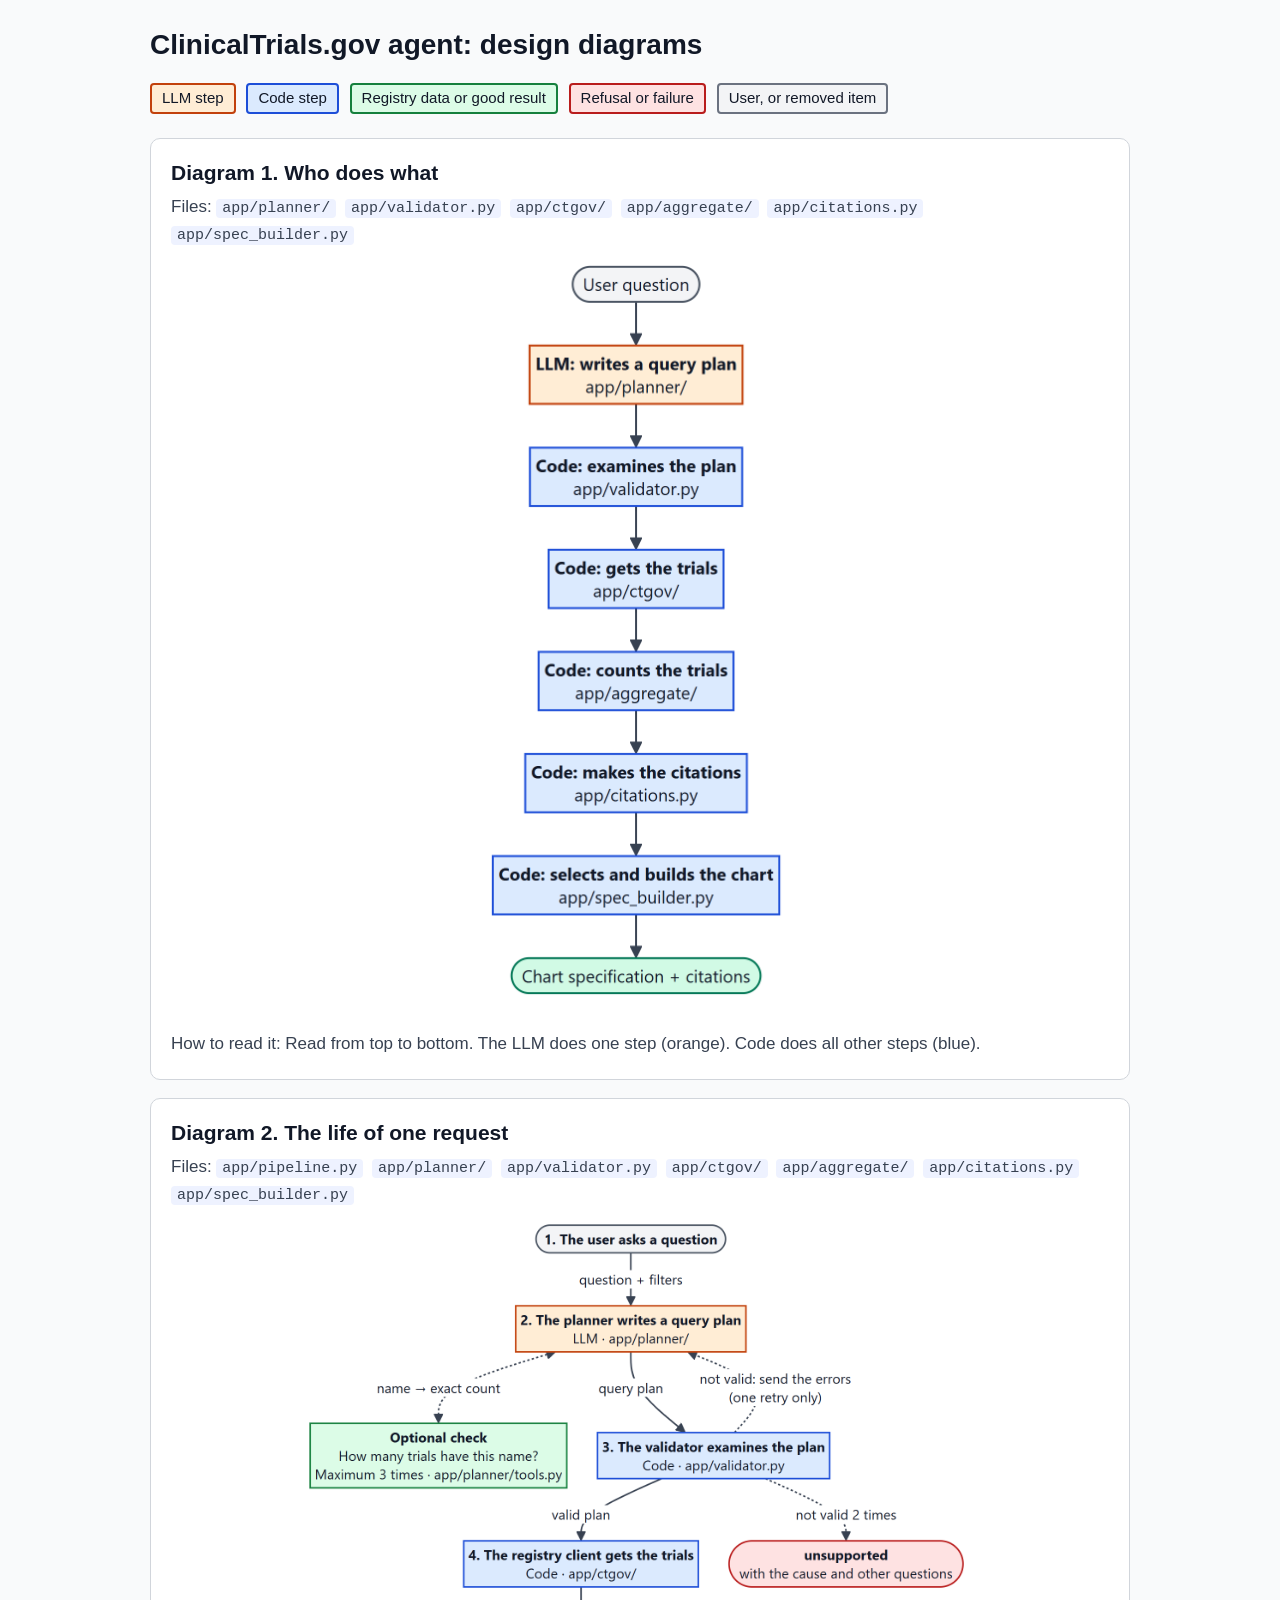
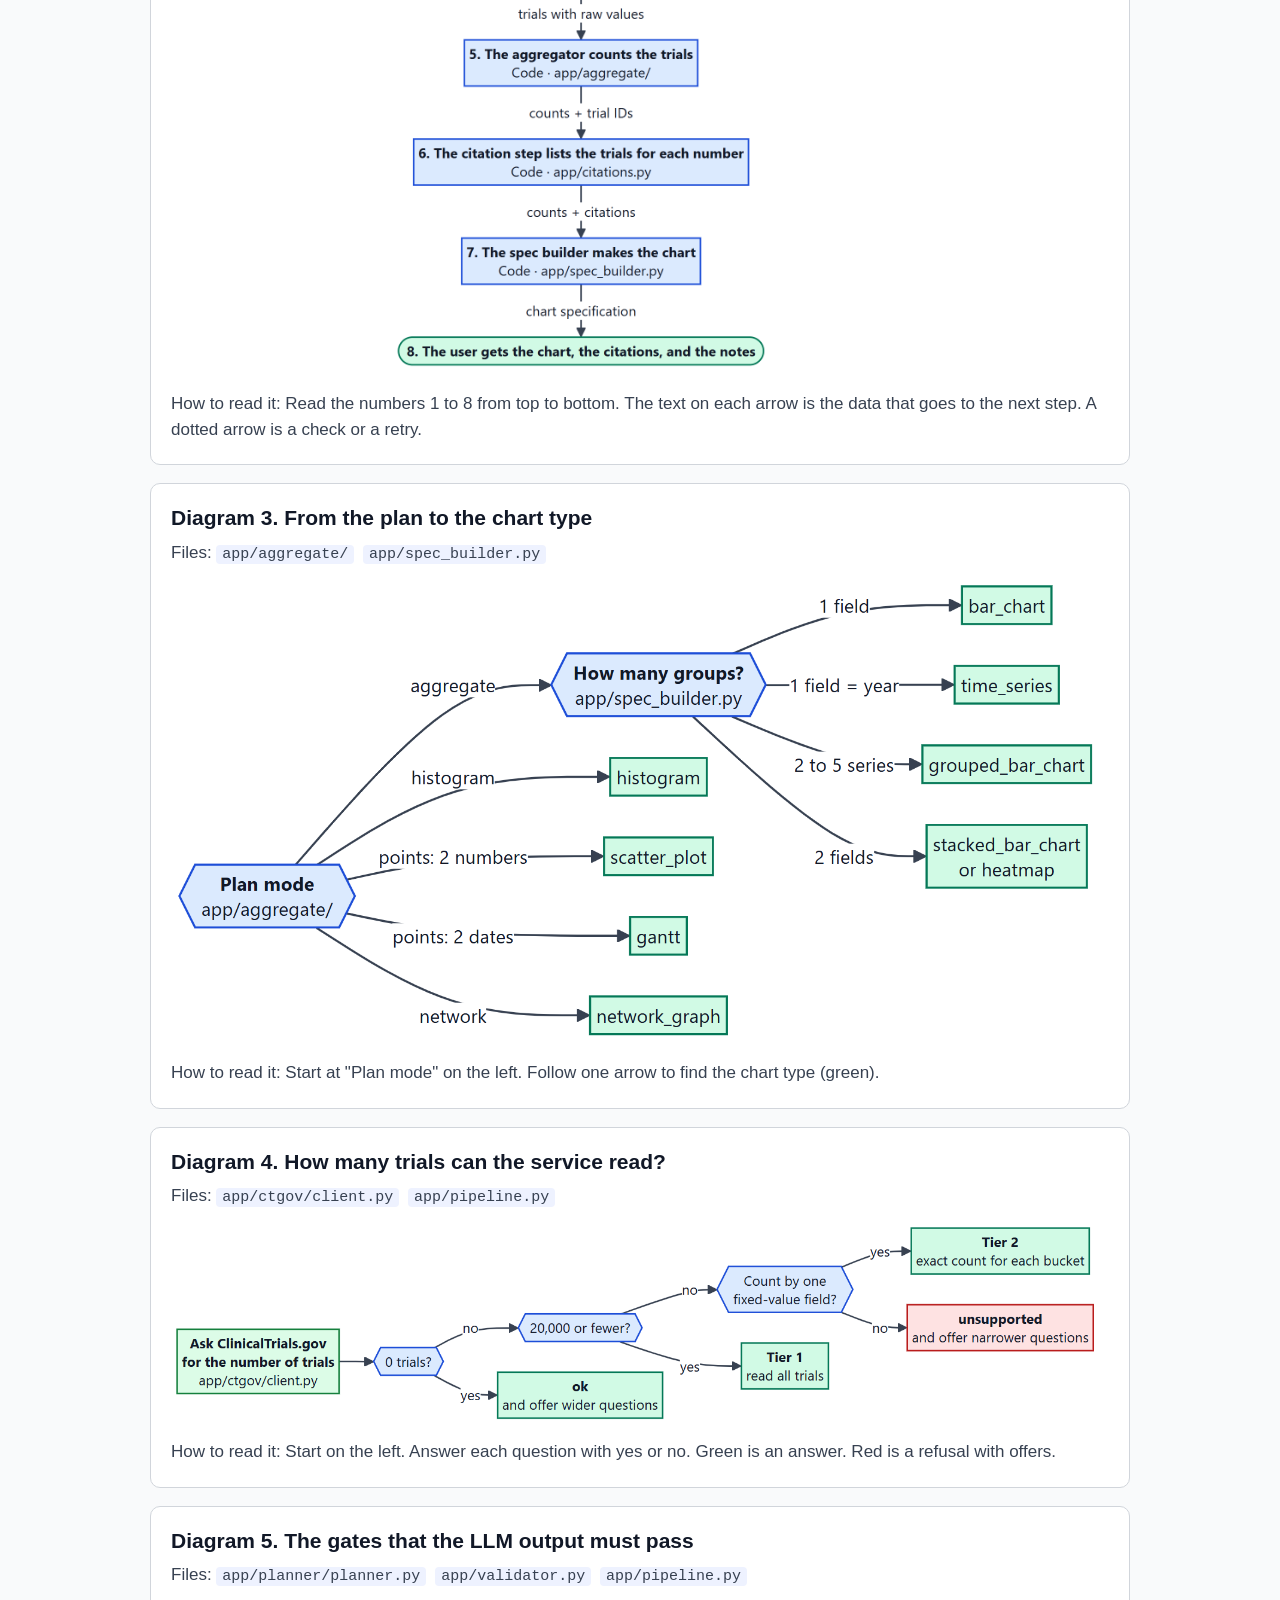
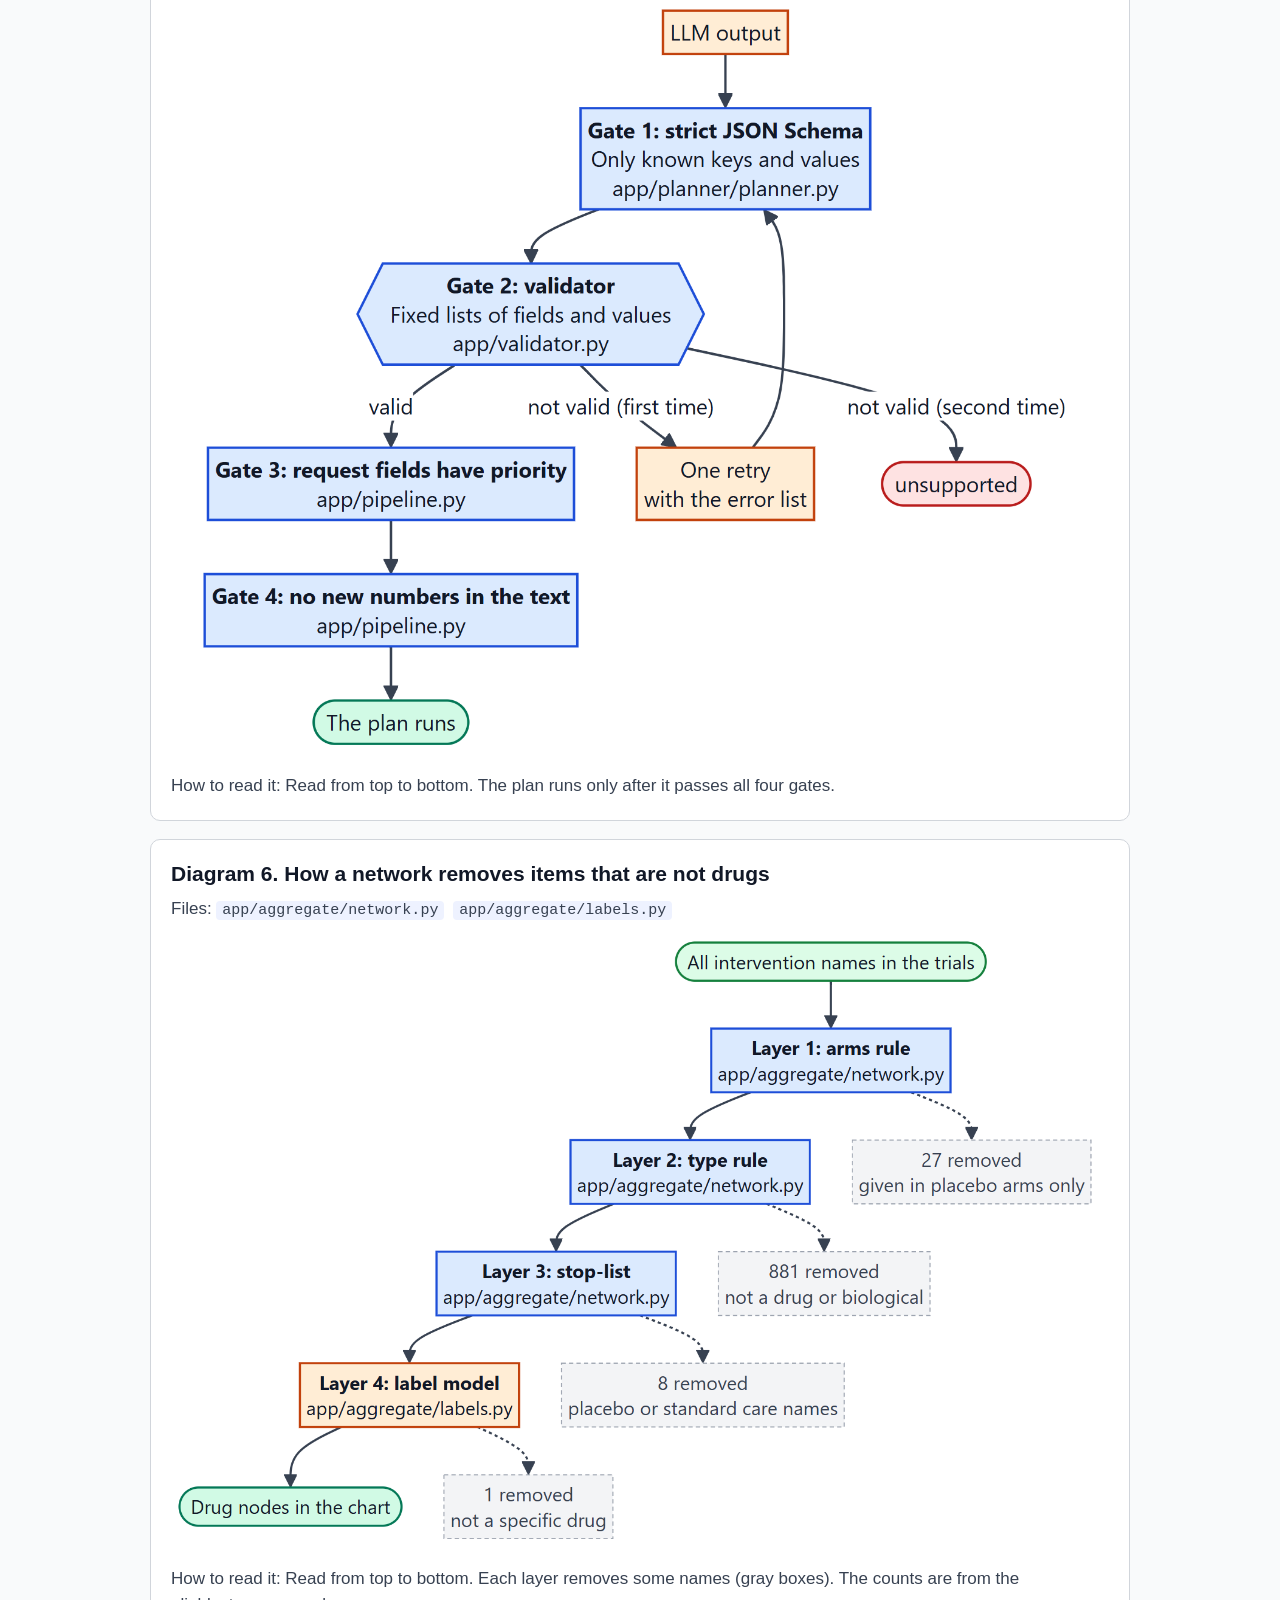
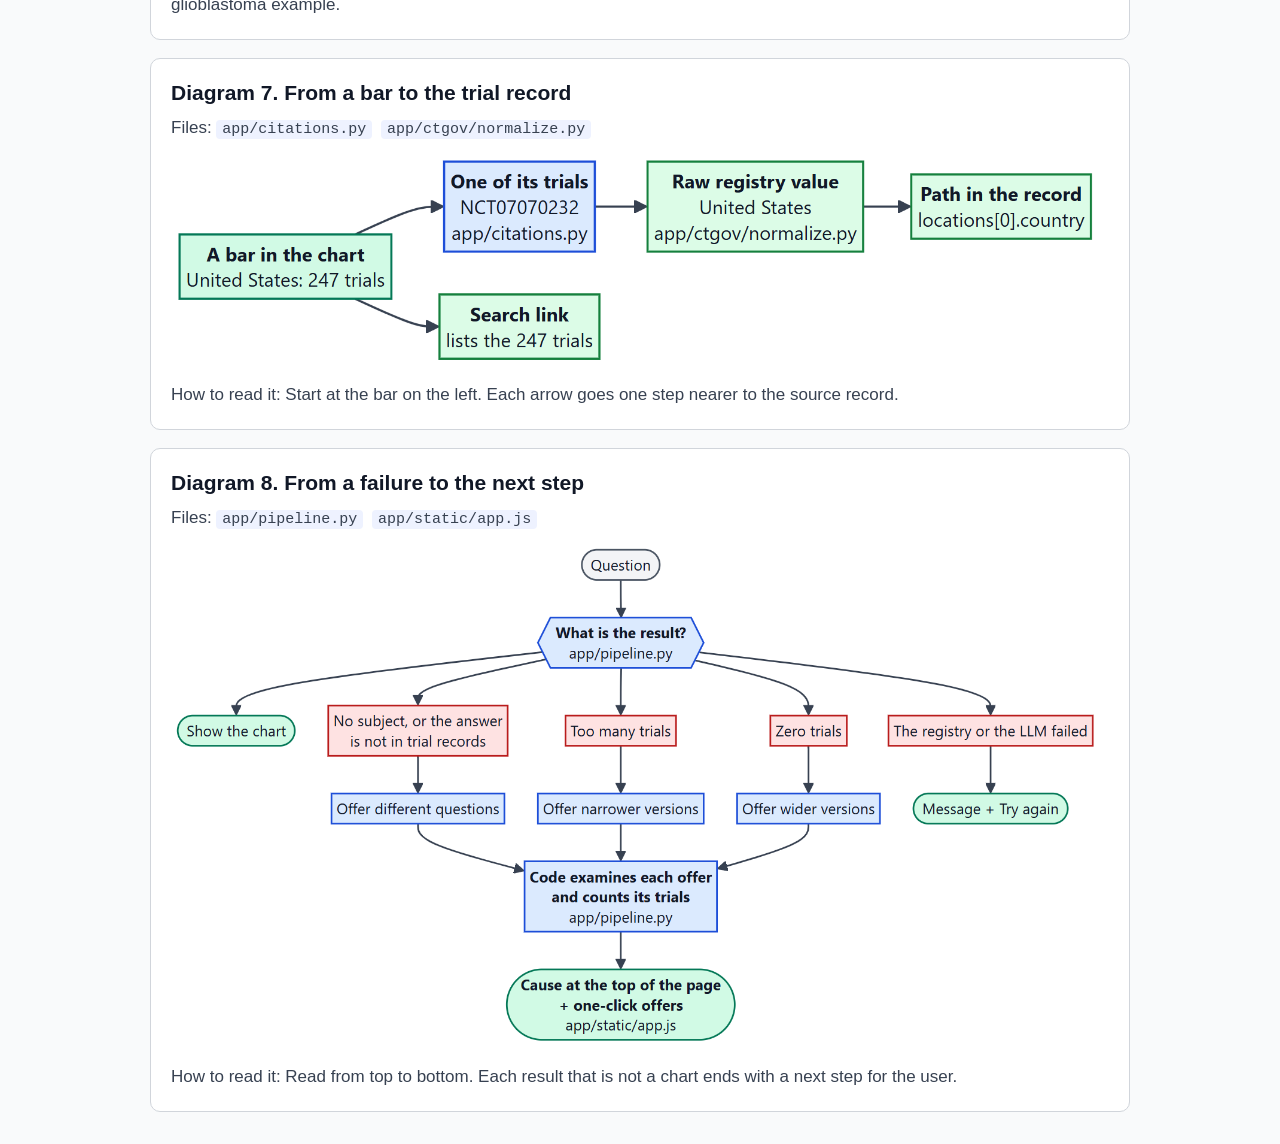
<file: docs/diagrams/index.html>
<!doctype html>
<html lang="en">
<meta charset="utf-8">
<meta name="viewport" content="width=device-width, initial-scale=1">
<title>Design diagrams</title>
<style>
  body { font: 17px/1.5 "Segoe UI", Arial, sans-serif; color: #111827; background: #f9fafb; margin: 0; padding: 24px 16px; }
  main { max-width: 980px; margin: 0 auto; }
  h1 { font-size: 28px; margin: 0 0 6px; }
  section { background: #fff; border: 1px solid #d1d5db; border-radius: 10px; padding: 18px 20px; margin: 18px 0; }
  h2 { font-size: 21px; margin: 0 0 6px; }
  img { max-width: 100%; max-height: 760px; height: auto; display: block; margin: 12px auto; }
  code { background: #eef2ff; border-radius: 4px; padding: 1px 6px; margin-right: 4px; font-size: 15px; }
  .files, .how { margin: 4px 0; color: #374151; }
  .legend span { display: inline-block; padding: 2px 10px; border-radius: 4px; margin: 0 6px 6px 0; border: 2px solid; font-size: 15px; }
</style>
<main>
<h1>ClinicalTrials.gov agent: design diagrams</h1>
<p class="legend">
  <span style="background:#ffedd5;border-color:#c2410c">LLM step</span>
  <span style="background:#dbeafe;border-color:#1d4ed8">Code step</span>
  <span style="background:#dcfce7;border-color:#15803d">Registry data or good result</span>
  <span style="background:#fee2e2;border-color:#b91c1c">Refusal or failure</span>
  <span style="background:#f3f4f6;border-color:#6b7280">User, or removed item</span>
</p>
<section><h2>Diagram 1. Who does what</h2><p class="files">Files: <code>app/planner/</code> <code>app/validator.py</code> <code>app/ctgov/</code> <code>app/aggregate/</code> <code>app/citations.py</code> <code>app/spec_builder.py</code></p><img src="01_who_does_what.png" alt="Diagram 1. Who does what"><p class="how">How to read it: Read from top to bottom. The LLM does one step (orange). Code does all other steps (blue).</p></section>
<section><h2>Diagram 2. The life of one request</h2><p class="files">Files: <code>app/pipeline.py</code> <code>app/planner/</code> <code>app/validator.py</code> <code>app/ctgov/</code> <code>app/aggregate/</code> <code>app/citations.py</code> <code>app/spec_builder.py</code></p><img src="02_one_request.png" alt="Diagram 2. The life of one request"><p class="how">How to read it: Read the numbers 1 to 8 from top to bottom. The text on each arrow is the data that goes to the next step. A dotted arrow is a check or a retry.</p></section>
<section><h2>Diagram 3. From the plan to the chart type</h2><p class="files">Files: <code>app/aggregate/</code> <code>app/spec_builder.py</code></p><img src="03_plan_to_chart.png" alt="Diagram 3. From the plan to the chart type"><p class="how">How to read it: Start at &quot;Plan mode&quot; on the left. Follow one arrow to find the chart type (green).</p></section>
<section><h2>Diagram 4. How many trials can the service read?</h2><p class="files">Files: <code>app/ctgov/client.py</code> <code>app/pipeline.py</code></p><img src="04_size_decision.png" alt="Diagram 4. How many trials can the service read?"><p class="how">How to read it: Start on the left. Answer each question with yes or no. Green is an answer. Red is a refusal with offers.</p></section>
<section><h2>Diagram 5. The gates that the LLM output must pass</h2><p class="files">Files: <code>app/planner/planner.py</code> <code>app/validator.py</code> <code>app/pipeline.py</code></p><img src="05_llm_gates.png" alt="Diagram 5. The gates that the LLM output must pass"><p class="how">How to read it: Read from top to bottom. The plan runs only after it passes all four gates.</p></section>
<section><h2>Diagram 6. How a network removes items that are not drugs</h2><p class="files">Files: <code>app/aggregate/network.py</code> <code>app/aggregate/labels.py</code></p><img src="06_network_layers.png" alt="Diagram 6. How a network removes items that are not drugs"><p class="how">How to read it: Read from top to bottom. Each layer removes some names (gray boxes). The counts are from the glioblastoma example.</p></section>
<section><h2>Diagram 7. From a bar to the trial record</h2><p class="files">Files: <code>app/citations.py</code> <code>app/ctgov/normalize.py</code></p><img src="07_citation_path.png" alt="Diagram 7. From a bar to the trial record"><p class="how">How to read it: Start at the bar on the left. Each arrow goes one step nearer to the source record.</p></section>
<section><h2>Diagram 8. From a failure to the next step</h2><p class="files">Files: <code>app/pipeline.py</code> <code>app/static/app.js</code></p><img src="08_failure_next_step.png" alt="Diagram 8. From a failure to the next step"><p class="how">How to read it: Read from top to bottom. Each result that is not a chart ends with a next step for the user.</p></section>
</main>
</html>
</file>
